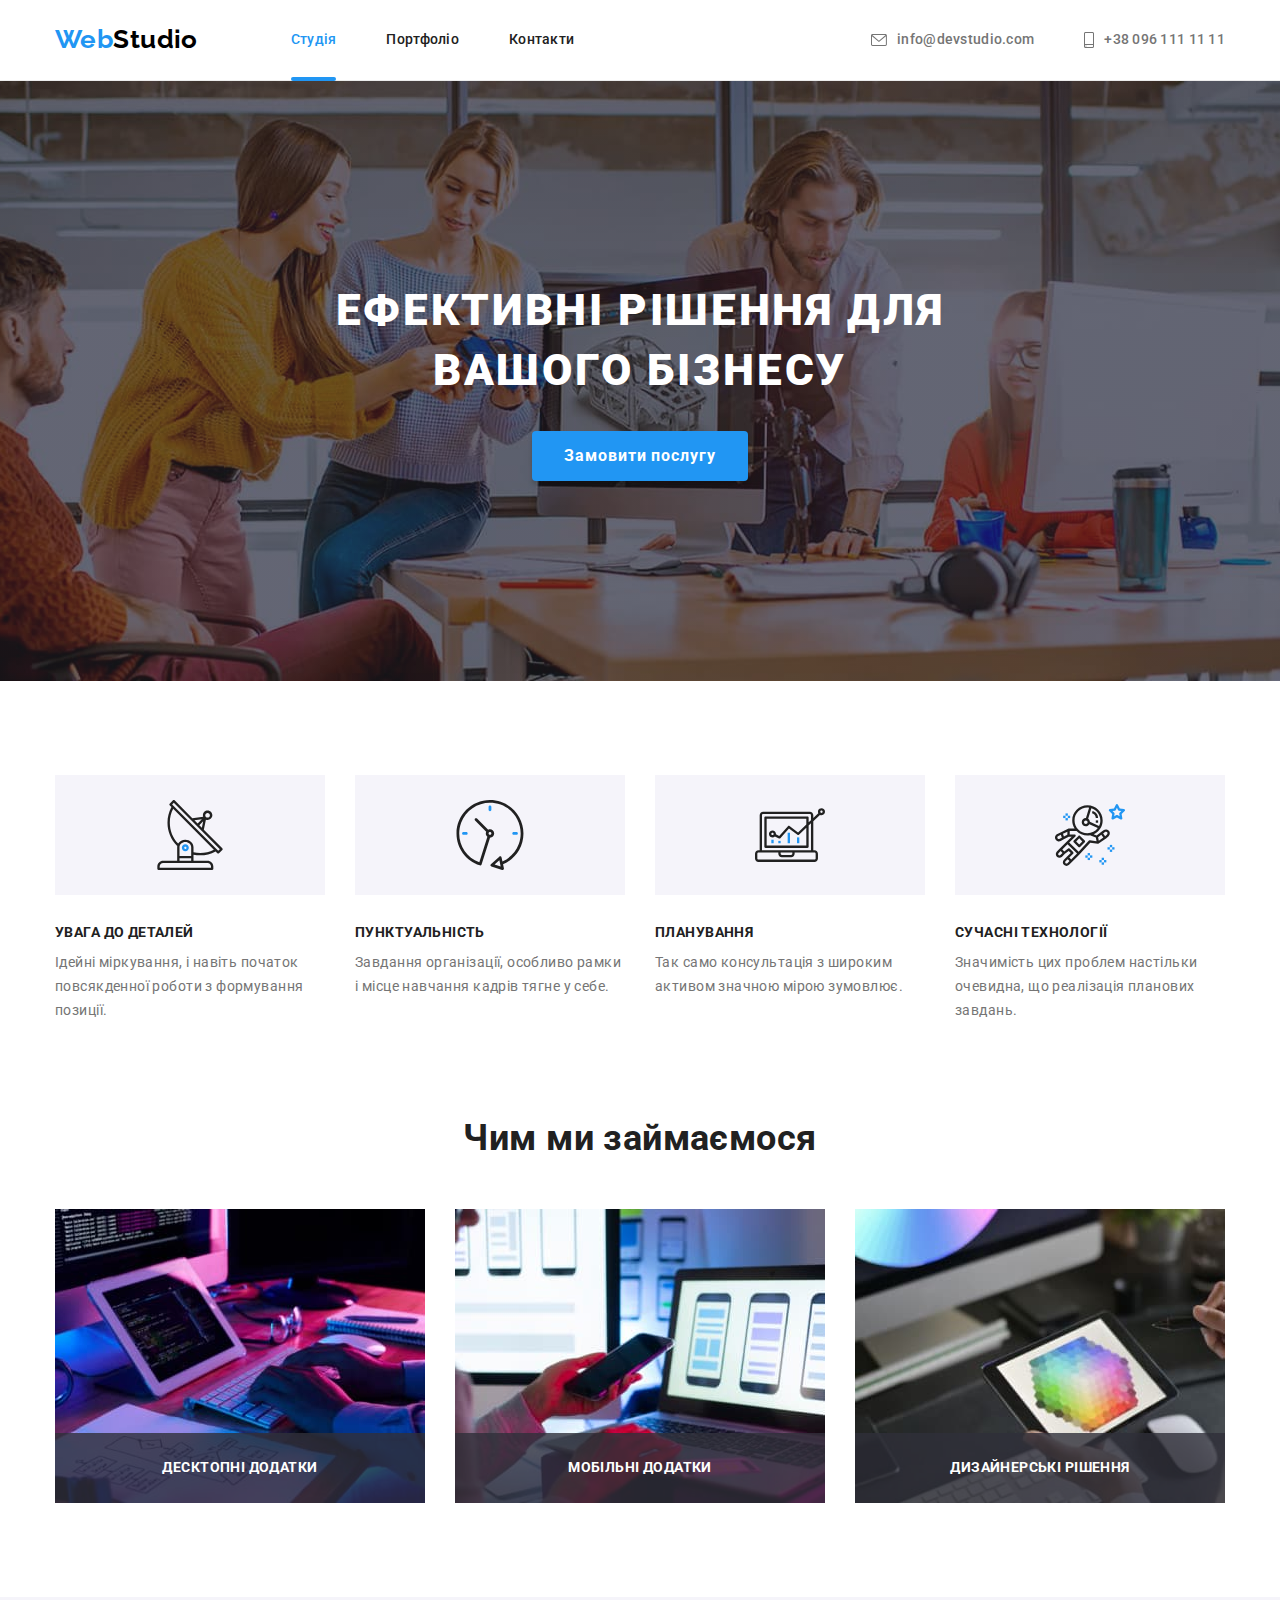
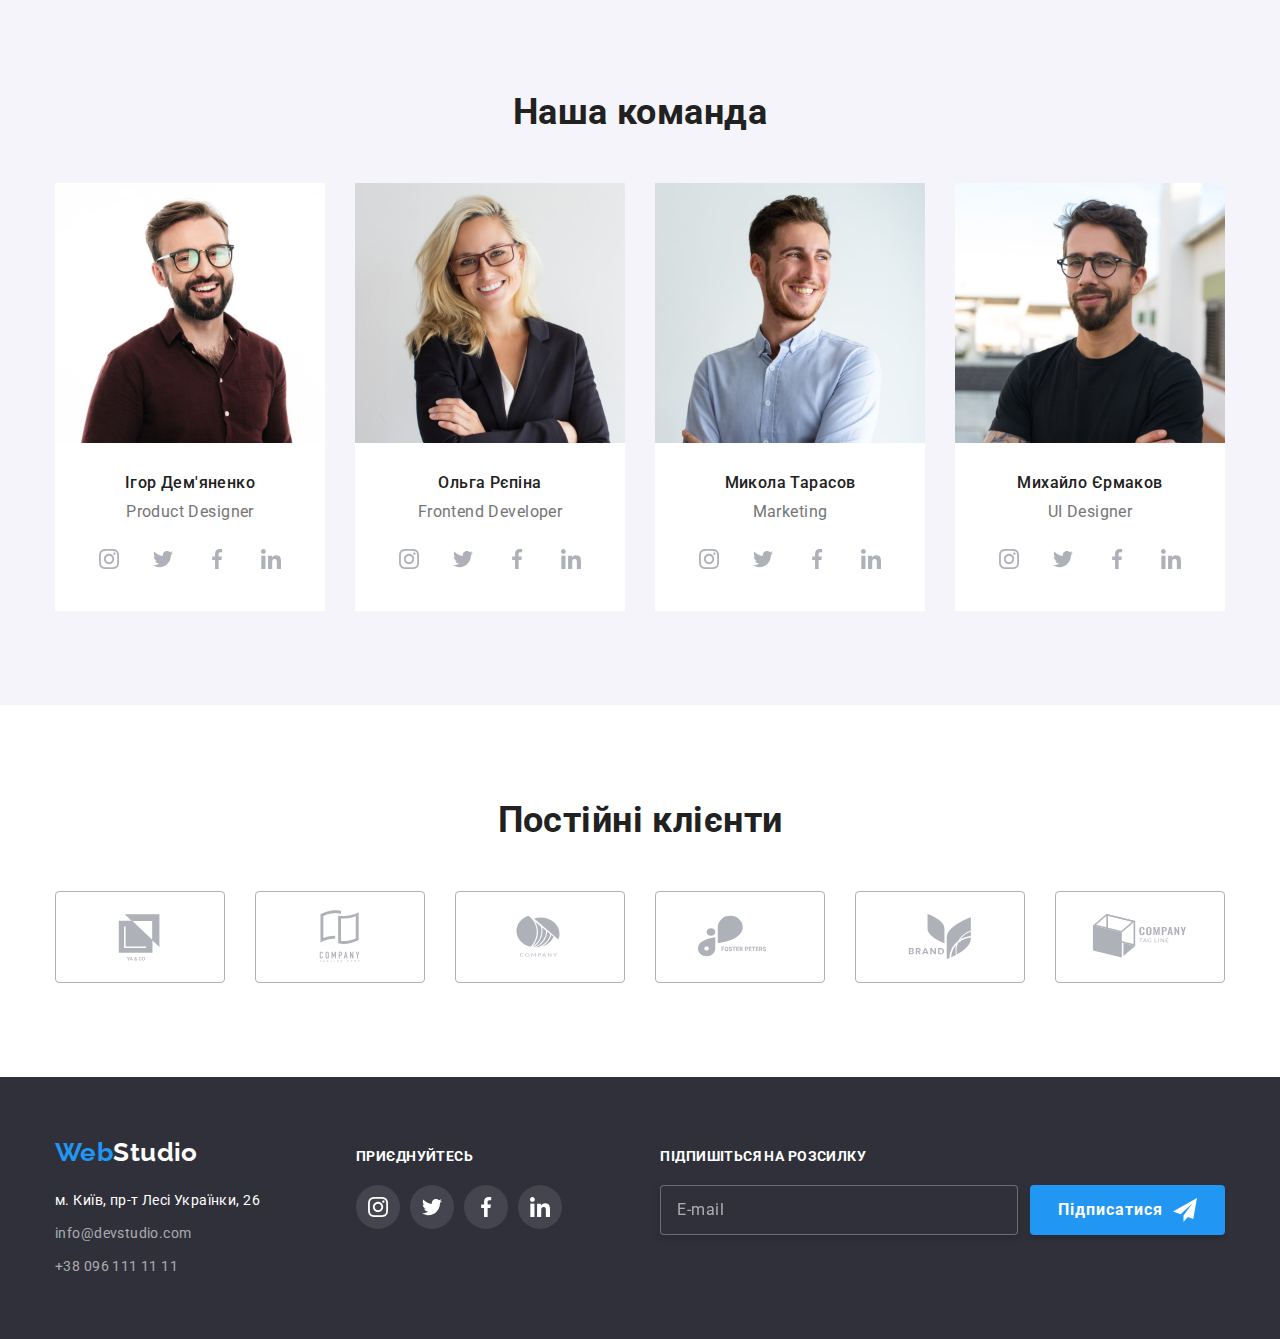
<file: index.html>
<!DOCTYPE html>
<html lang="uk">
  <head>
    <meta charset="UTF-8" />
    <meta http-equiv="X-UA-Compatible" content="IE=edge" />
    <meta name="viewport" content="width=device-width, initial-scale=1.0" />

    <title>Студія</title>
    <link rel="preconnect" href="https://fonts.googleapis.com" />
    <link rel="preconnect" href="https://fonts.gstatic.com" crossorigin />
    <link
      href="https://fonts.googleapis.com/css2?family=Raleway:wght@700&family=Roboto:wght@400;500;700;900&display=swap"
      rel="stylesheet"
    />
    <link
      rel="stylesheet"
      href="https://cdnjs.cloudflare.com/ajax/libs/modern-normalize/1.0.0/modern-normalize.min.css"
    />
    <link rel="stylesheet" href="./css/styles.css" />
  </head>

  <body>
    <header class="page">
      <div class="coteiner page-coteiner">
        <a class="logo link" href="./index.html" lang="en"
          ><span class="accent">Web</span>Studio</a
        >
        <nav class="page-nav">
          <ul class="page-nav-list">
            <li><a class="link current" href="./index.html">Студія</a></li>
            <li><a class="link" href="./portfolio.html">Портфоліо</a></li>
            <li><a class="link" href="">Контакти</a></li>
          </ul>
        </nav>
        <ul class="contacts">
          <li>
            <a class="contact link" href="mailto:info@devstudio.com" lang="en">
              <svg class="icon" width="16" height="12">
                <use href="./images/icons.svg#icon-envelope"></use>
              </svg>
              info@devstudio.com</a
            >
          </li>

          <li>
            <a class="contact link" href="tel:+380961111111">
              <svg class="icon" width="10" height="16">
                <use href="./images/icons.svg#icon-smartphone"></use>
              </svg>
              +38 096 111 11 11</a
            >
          </li>
        </ul>
      </div>
    </header>
    <main class="main">
      <section class="hero">
        <div class="coteiner hero-conteiner">
          <h1 class="hero-title">Ефективні рішення для вашого бізнесу</h1>
          <button data-modal-open class="btn-accent btn-hero" type="button">
            Замовити послугу
          </button>
        </div>
      </section>

      <section class="section benefits">
        <div class="coteiner">
          <!--сховати цей заголовок-->
          <h2 class="section-title visually-hidden">Переваги</h2>
          <ul class="benefits-list">
            <li class="item">
              <div class="item-icon">
                <svg class="icon" width="70" height="70">
                  <use href="./images/icons.svg#icon-antenna"></use>
                </svg>
              </div>

              <h3 class="title">УВАГА ДО ДЕТАЛЕЙ</h3>

              <p>
                Ідейні міркування, і навіть початок повсякденної роботи з
                формування позиції.
              </p>
            </li>
            <li class="item">
              <div class="item-icon">
                <svg class="icon" width="70" height="70">
                  <use href="./images/icons.svg#icon-clock"></use>
                </svg>
              </div>
              <h3 class="title">ПУНКТУАЛЬНІСТЬ</h3>
              <p>
                Завдання організації, особливо рамки і місце навчання кадрів
                тягне у себе.
              </p>
            </li>
            <li class="item">
              <div class="item-icon">
                <svg class="icon" width="70" height="70">
                  <use href="./images/icons.svg#icon-diagram"></use>
                </svg>
              </div>
              <h3 class="title">ПЛАНУВАННЯ</h3>
              <p>
                Так само консультація з широким активом значною мірою зумовлює.
              </p>
            </li>
            <li class="item">
              <div class="item-icon">
                <svg class="icon" width="70" height="70">
                  <use href="./images/icons.svg#icon-astronaut"></use>
                </svg>
              </div>
              <h3 class="title">СУЧАСНІ ТЕХНОЛОГІЇ</h3>
              <p>
                Значимість цих проблем настільки очевидна, що реалізація
                планових завдань.
              </p>
            </li>
          </ul>
        </div>
      </section>
      <section class="section work">
        <div class="coteiner">
          <h2 class="section-title">Чим ми займаємося</h2>
          <ul class="work-list">
            <li class="item">
              <img
                src="./images/what_are_we_doing_1.jpg"
                alt="Зображення-набір коду"
                width="370"
              />
              <div class="work-description">
                <h3 class="title work-description-title">Десктопні додатки</h3>
              </div>
            </li>
            <li class="item">
              <img
                src="./images/what_are_we_doing_2.jpg"
                alt="Зображення- створення макету телефону"
                width="370"
              />
              <div class="work-description">
                <h3 class="title work-description-title">Мобільні додатки</h3>
              </div>
            </li>
            <li class="item">
              <img
                src="./images/what_are_we_doing_3.jpg"
                alt="Вибір кольорів на планшеті"
                width="370"
              />
              <div class="work-description">
                <h3 class="title work-description-title">
                  Дизайнерські рішення
                </h3>
              </div>
            </li>
          </ul>
        </div>
      </section>
      <section class="section team">
        <div class="coteiner">
          <h2 class="section-title">Наша команда</h2>
          <ul class="team-list">
            <li class="item">
              <img
                src="./images/our_team_1.jpg"
                alt="Фото Ігора Дем'яненко"
                width="270"
              />
              <div class="title-item">
                <h3 class="title">Ігор Дем'яненко</h3>
                <p class="text" lang="en">Product Designer</p>
                <ul class="social-list">
                  <li class="social-item">
                    <a class="social-link link" href="">
                      <svg class="icon" width="20" height="20">
                        <use href="./images/icons.svg#icon-instagram"></use>
                      </svg>
                    </a>
                  </li>
                  <li class="social-item">
                    <a class="social-link link" href="">
                      <svg class="icon" width="20" height="20">
                        <use href="./images/icons.svg#icon-twitter"></use>
                      </svg>
                    </a>
                  </li>
                  <li class="social-item">
                    <a class="social-link link" href="">
                      <svg class="icon" width="20" height="20">
                        <use href="./images/icons.svg#icon-facebook"></use>
                      </svg>
                    </a>
                  </li>
                  <li class="social-item">
                    <a class="social-link link" href="">
                      <svg class="icon" width="20" height="20">
                        <use href="./images/icons.svg#icon-linkedin"></use>
                      </svg>
                    </a>
                  </li>
                </ul>
              </div>
            </li>
            <li class="item">
              <img
                src="./images/our_team_2.jpg"
                alt="Фото Ольги Рєпіної"
                width="270"
              />
              <div class="title-item">
                <h3 class="title">Ольга Рєпіна</h3>
                <p class="text" lang="en">Frontend Developer</p>
                <ul class="social-list">
                  <li class="social-item">
                    <a class="social-link link" href="">
                      <svg class="icon" width="20" height="20">
                        <use href="./images/icons.svg#icon-instagram"></use>
                      </svg>
                    </a>
                  </li>
                  <li class="social-item">
                    <a class="social-link link" href="">
                      <svg class="icon" width="20" height="20">
                        <use href="./images/icons.svg#icon-twitter"></use>
                      </svg>
                    </a>
                  </li>
                  <li class="social-item">
                    <a class="social-link link" href="">
                      <svg class="icon" width="20" height="20">
                        <use href="./images/icons.svg#icon-facebook"></use>
                      </svg>
                    </a>
                  </li>
                  <li class="social-item">
                    <a class="social-link link" href="">
                      <svg class="icon" width="20" height="20">
                        <use href="./images/icons.svg#icon-linkedin"></use>
                      </svg>
                    </a>
                  </li>
                </ul>
              </div>
            </li>
            <li class="item">
              <img
                src="./images/our_team_3.jpg"
                alt="Фото Миколи Тарасова"
                width="270"
              />
              <div class="title-item">
                <h3 class="title">Микола Тарасов</h3>
                <p class="text" lang="en">Marketing</p>
                <ul class="social-list">
                  <li class="social-item">
                    <a class="social-link link" href="">
                      <svg class="icon" width="20" height="20">
                        <use href="./images/icons.svg#icon-instagram"></use>
                      </svg>
                    </a>
                  </li>
                  <li class="social-item">
                    <a class="social-link link" href="">
                      <svg class="icon" width="20" height="20">
                        <use href="./images/icons.svg#icon-twitter"></use>
                      </svg>
                    </a>
                  </li>
                  <li class="social-item">
                    <a class="social-link link" href="">
                      <svg class="icon" width="20" height="20">
                        <use href="./images/icons.svg#icon-facebook"></use>
                      </svg>
                    </a>
                  </li>
                  <li class="social-item">
                    <a class="social-link link" href="">
                      <svg class="icon" width="20" height="20">
                        <use href="./images/icons.svg#icon-linkedin"></use>
                      </svg>
                    </a>
                  </li>
                </ul>
              </div>
            </li>
            <li class="item">
              <img
                src="./images/our_team_4.jpg"
                alt="Фото Михайла Єрмакова"
                width="270"
              />
              <div class="title-item">
                <h3 class="title">Михайло Єрмаков</h3>
                <p class="text" lang="en">UI Designer</p>
                <ul class="social-list">
                  <li class="social-item">
                    <a class="social-link link" href="">
                      <svg class="icon" width="20" height="20">
                        <use href="./images/icons.svg#icon-instagram"></use>
                      </svg>
                    </a>
                  </li>
                  <li class="social-item">
                    <a class="social-link link" href="">
                      <svg class="icon" width="20" height="20">
                        <use href="./images/icons.svg#icon-twitter"></use>
                      </svg>
                    </a>
                  </li>
                  <li class="social-item">
                    <a class="social-link link" href="">
                      <svg class="icon" width="20" height="20">
                        <use href="./images/icons.svg#icon-facebook"></use>
                      </svg>
                    </a>
                  </li>
                  <li class="social-item">
                    <a class="social-link link" href="">
                      <svg class="icon" width="20" height="20">
                        <use href="./images/icons.svg#icon-linkedin"></use>
                      </svg>
                    </a>
                  </li>
                </ul>
              </div>
            </li>
          </ul>
        </div>
      </section>
      <section class="section client">
        <div class="coteiner">
          <h2 class="section-title">Постійні клієнти</h2>
          <ul class="client-list">
            <li class="client-item">
              <a href="" class="client-link link">
                <svg class="icon" width="106" height="60">
                  <use href="./images/icons.svg#icon-client-1"></use></svg
              ></a>
            </li>

            <li class="client-item">
              <a href="" class="client-link link"
                ><svg class="icon" width="106" height="60">
                  <use href="./images/icons.svg#icon-client-2"></use></svg
              ></a>
            </li>
            <li class="client-item">
              <a href="" class="client-link link"
                ><svg class="icon" width="106" height="60">
                  <use href="./images/icons.svg#icon-client-3"></use></svg
              ></a>
            </li>
            <li class="client-item">
              <a href="" class="client-link link"
                ><svg class="icon" width="106" height="60">
                  <use href="./images/icons.svg#icon-client-4"></use></svg
              ></a>
            </li>
            <li class="client-item">
              <a href="" class="client-link link"
                ><svg class="icon" width="106" height="60">
                  <use href="./images/icons.svg#icon-client-5"></use></svg
              ></a>
            </li>
            <li class="client-item">
              <a href="" class="client-link link"
                ><svg class="icon" width="106" height="60">
                  <use href="./images/icons.svg#icon-client-6"></use></svg
              ></a>
            </li>
          </ul>
        </div>
      </section>
    </main>
    <footer class="page-footer">
      <div class="coteiner">
        <div class="footer-first-column">
          <a class="logo link" href="./index.html" lang="en"
            ><span class="accent">Web</span>Studio</a
          >
          <address class="footer-address">
            <ul>
              <li>
                <a
                  class="link"
                  href="https://goo.gl/maps/CPtrU1FHBa2aNyZL9"
                  target="_blank"
                  rel="noopener noreferrer nofollow"
                  >м. Київ, пр-т Лесі Українки, 26</a
                >
              </li>
              <li>
                <a
                  class="contact link"
                  href="mailto:info@devstudio.com"
                  lang="en"
                  >info@devstudio.com</a
                >
              </li>
              <li>
                <a class="contact link" href="tel:+380961111111"
                  >+38 096 111 11 11</a
                >
              </li>
            </ul>
          </address>
        </div>
        <div>
          <p class="title">приєднуйтесь</p>
          <ul class="social-list">
            <li class="social-item">
              <a class="social-link link" href="">
                <svg class="icon" width="20" height="20">
                  <use href="./images/icons.svg#icon-instagram"></use>
                </svg>
              </a>
            </li>
            <li class="social-item">
              <a class="social-link link" href="">
                <svg class="icon" width="20" height="20">
                  <use href="./images/icons.svg#icon-twitter"></use>
                </svg>
              </a>
            </li>
            <li class="social-item">
              <a class="social-link link" href="">
                <svg class="icon" width="20" height="20">
                  <use href="./images/icons.svg#icon-facebook"></use>
                </svg>
              </a>
            </li>
            <li class="social-item">
              <a class="social-link link" href="">
                <svg class="icon" width="20" height="20">
                  <use href="./images/icons.svg#icon-linkedin"></use>
                </svg>
              </a>
            </li>
          </ul>
        </div>
        <form class="form-footer">
          <p class="title">Підпишіться на розсилку</p>
          <div class="form-footer-conteiner">
            <label>
              <input
                class="input-email-footer"
                type="email"
                name="user-mail"
                placeholder="E-mail"
              />
            </label>
            <button class="btn-accent btn-footer" type="submit">
              Підписатися
              <svg class="icon icon-send" width="24" height="24">
                <use href="./images/icons.svg#icon-send"></use>
              </svg>
            </button>
          </div>
        </form>
      </div>
    </footer>

    <div class="backdrop is-hidden" data-modal>
      <div class="modal">
        <form class="contact-form">
          <p class="title-form">Залиште свої дані, ми вам передзвонимо</p>
          <label class="form-label">
            Ім'я
            <span class="form-svg-imput">
              <input
                type="text"
                class="contact-form-input"
                name="user-name"
                pattern="[a-zA-Zа-яА-ЯіІїЇ'’ї]+"
                autofocus
                required
              />
              <svg class="form-icon icon" width="18" height="18">
                <use href="./images/icons.svg#icon-person-form"></use>
              </svg>
            </span>
          </label>
          <label class="form-label">
            Телефон
            <span class="form-svg-imput">
              <input
                type="tel"
                class="contact-form-input"
                name="user-phone"
                pattern="[0-9]{10}"
                required
              />
              <svg class="form-icon icon" width="18" height="18">
                <use href="./images/icons.svg#icon-phone-form"></use>
              </svg>
            </span>
          </label>

          <label class="form-label">
            Пошта
            <span class="form-svg-imput">
              <input
                type="email"
                class="contact-form-input"
                name="user-mail"
                required
              />
              <svg class="form-icon icon" width="18" height="18">
                <use href="./images/icons.svg#icon-email-form"></use>
              </svg>
            </span>
          </label>

          <label class="form-label">
            Коментар
            <!-- form-coment -->
            <textarea
              class="contact-form-coment"
              name="user-coment"
              placeholder="Введіть текст"
            ></textarea>
          </label>
          <!-- <div class="form-container"> -->
          <label class="form-contract-checkbox"
            ><input
              class="form-contract visually-hidden"
              type="checkbox"
              name="contract"
              value="active"
              required
            />
            <svg class="form-icon-checkbox icon" width="16" height="15">
              <use href="./images/icons.svg#icon-checkbox"></use>
            </svg>
            <svg class="form-icon-checkbox-active icon" width="16" height="15">
              <use href="./images/icons.svg#icon-checkbox-active"></use></svg
            >Погоджуюся з розсилкою та приймаю &nbsp;
            <a href="" class="accent">Умови договору</a>
          </label>

          <button type="submit" class="btn-accent">Відправити</button>
          <!-- </div> -->
        </form>

        <button type="button" class="closed" data-modal-close>
          <svg class="icon" width="18" height="18">
            <use href="./images/icons.svg#icon-close"></use>
          </svg>
        </button>
      </div>
    </div>
    <script src="./js/modal.js"></script>
  </body>
</html>
</file>
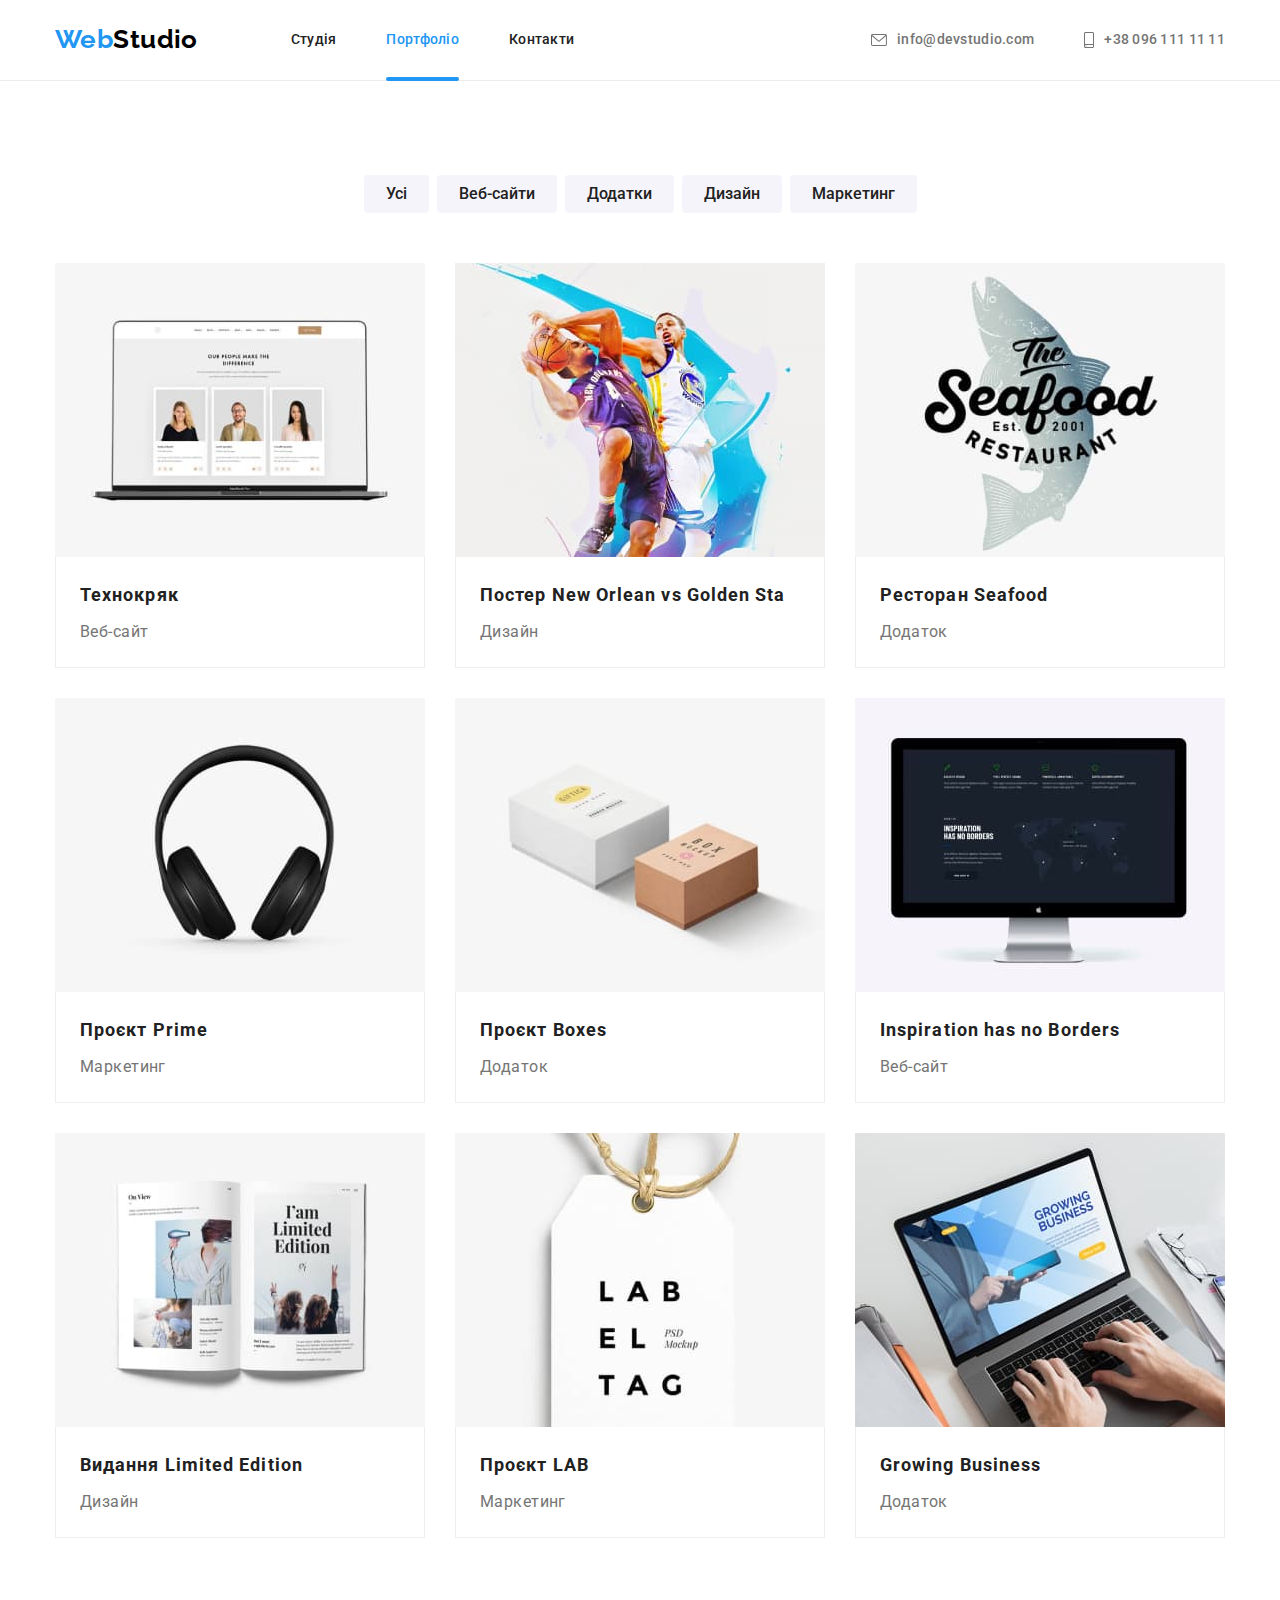
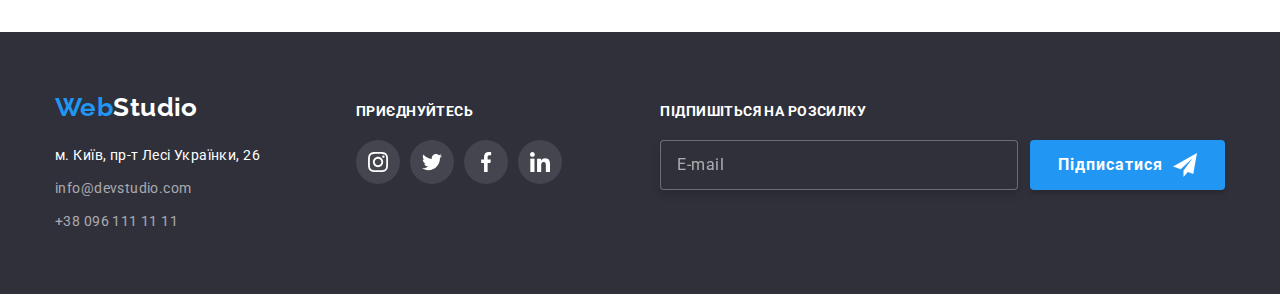
<file: portfolio.html>
<!DOCTYPE html>
<html lang="uk">
  <head>
    <meta charset="UTF-8" />
    <meta http-equiv="X-UA-Compatible" content="IE=edge" />
    <meta name="viewport" content="width=device-width, initial-scale=1.0" />

    <title>Портфоліо</title>
    <link rel="preconnect" href="https://fonts.googleapis.com" />
    <link rel="preconnect" href="https://fonts.gstatic.com" crossorigin />
    <link
      href="https://fonts.googleapis.com/css2?family=Raleway:wght@700&family=Roboto:wght@400;500;700;900&display=swap"
      rel="stylesheet"
    />
    <link
      rel="stylesheet"
      href="https://cdnjs.cloudflare.com/ajax/libs/modern-normalize/1.0.0/modern-normalize.min.css"
    />
    <link rel="stylesheet" href="./css/styles.css" />
  </head>

  <body>
    <header class="page">
      <div class="coteiner page-coteiner">
        <a class="logo link" href="./index.html" lang="en"
          ><span class="accent">Web</span>Studio</a
        >
        <nav class="page-nav">
          <ul class="page-nav-list">
            <li><a class="link" href="./index.html">Студія</a></li>
            <li>
              <a class="link current" href="./portfolio.html">Портфоліо</a>
            </li>
            <li><a class="link" href="">Контакти</a></li>
          </ul>
        </nav>
        <ul class="contacts">
          <li>
            <a class="contact link" href="mailto:info@devstudio.com" lang="en">
              <svg class="icon" width="16" height="12">
                <use href="./images/icons.svg#icon-envelope"></use>
              </svg>
              info@devstudio.com</a
            >
          </li>

          <li>
            <a class="contact link" href="tel:+380961111111">
              <svg class="icon" width="10" height="16">
                <use href="./images/icons.svg#icon-smartphone"></use>
              </svg>
              +38 096 111 11 11</a
            >
          </li>
        </ul>
      </div>
    </header>

    <main class="main">
      <section class="section portfolio">
        <div class="coteiner">
          <h1 class="visually-hidden">Портфоліо</h1>
          <ul class="portfolio-filter">
            <li><button class="btn" type="button">Усі</button></li>
            <li>
              <button class="btn" type="button">Веб-сайти</button>
            </li>
            <li>
              <button class="btn" type="button">Додатки</button>
            </li>
            <li><button class="btn" type="button">Дизайн</button></li>
            <li>
              <button class="btn" type="button">Маркетинг</button>
            </li>
          </ul>
          <ul class="portfolio-galery">
            <li class="item">
              <a class="link" href="">
                <div class="thumb">
                  <img
                    src="./images/portfolio_1.jpg"
                    alt="Відкритий ноутбук"
                    width="370"
                  />

                  <p class="portfolio-description">
                    Ресурс пропонує комплексні пропозиції з різним рівнем
                    функціоналу та сервісів. Все це дозволить відвідувачу
                    отримати вичерпні відомості про компанію чи приватну особу.
                  </p>
                </div>
                <div class="title-item">
                  <h2 class="title">Технокряк</h2>
                  <p class="text">Веб-сайт</p>
                </div>
              </a>
            </li>
            <li class="item">
              <a class="link" href="">
                <div class="thumb">
                  <img
                    src="./images/portfolio_2.jpg"
                    alt="Два чоловіка борються за м'яч"
                    width="370"
                  />
                  <p class="portfolio-description">
                    Ресурс пропонує комплексні пропозиції з різним рівнем
                    функціоналу та сервісів. Все це дозволить відвідувачу
                    отримати вичерпні відомості про компРесурс пропонує
                    комплексні пропозиції з різним рівнем функціоналу та
                    сервісів. Все це дозволить відвідувачу отримати вичерпні
                    відомості про компРесурс пропонує комплексні пропозиції з
                    різним рівнем функціоналу та сервісів. Все це дозволить
                    отримати вичерпні відомості про комп
                  </p>
                </div>

                <div class="title-item">
                  <h2 class="title">
                    Постер <span lang="en">New Orlean vs Golden Sta</span>
                  </h2>
                  <p class="text">Дизайн</p>
                </div>
              </a>
            </li>
            <li class="item">
              <a class="link" href="">
                <div class="thumb">
                  <img
                    src="./images/portfolio_3.jpg"
                    alt="Логотип ресторану на фоні напівпрозорої риби"
                    width="370"
                  />
                  <p class="portfolio-description">
                    Ресурс пропонує комплексні пропозиції з різним рівнем
                    функціоналу та сервісів. Все це дозволить відвідувачу
                    отримати вичерпні відомості про компанію чи приватну особу.
                  </p>
                </div>

                <div class="title-item">
                  <h2 class="title">Ресторан <span lang="en">Seafood</span></h2>
                  <p class="text">Додаток</p>
                </div>
              </a>
            </li>
            <li class="item">
              <a class="link" href="">
                <div class="thumb">
                  <img
                    src="./images/portfolio_4.jpg"
                    alt="Зображені навушники"
                    width="370"
                  />
                  <p class="portfolio-description">
                    Ресурс пропонує комплексні пропозиції з різним рівнем
                    функціоналу та сервісів. Все це дозволить відвідувачу
                    отримати вичерпні відомості про компанію чи приватну особу.
                  </p>
                </div>

                <div class="title-item">
                  <h2 class="title">Проєкт <span lang="en">Prime</span></h2>
                  <p class="text">Маркетинг</p>
                </div>
              </a>
            </li>
            <li class="item">
              <a class="link" href="">
                <div class="thumb">
                  <img
                    src="./images/portfolio_5.jpg"
                    alt="Дві коробки біла та світло-коричнева"
                    width="370"
                  />
                  <p class="portfolio-description">
                    Ресурс пропонує комплексні пропозиції з різним рівнем
                    функціоналу та сервісів. Все це дозволить відвідувачу
                    отримати вичерпні відомості про компанію чи приватну особу.
                  </p>
                </div>

                <div class="title-item">
                  <h2 class="title">Проєкт <span lang="en">Boxes</span></h2>
                  <p class="text">Додаток</p>
                </div>
              </a>
            </li>
            <li class="item">
              <a class="link" href="">
                <div class="thumb">
                  <img
                    src="./images/portfolio_6.jpg"
                    alt="На єкрані монітору зображена карта світу"
                    width="370"
                  />
                  <p class="portfolio-description">
                    Ресурс пропонує комплексні пропозиції з різним рівнем
                    функціоналу та сервісів. Все це дозволить відвідувачу
                    отримати вичерпні відомості про компанію чи приватну особу.
                  </p>
                </div>

                <div class="title-item">
                  <h2 class="title" lang="en">Inspiration has no Borders</h2>
                  <p class="text">Веб-сайт</p>
                </div>
              </a>
            </li>
            <li class="item">
              <a class="link" href="">
                <div class="thumb">
                  <img
                    src="./images/portfolio_7.jpg"
                    alt="Відкритий журнал"
                    width="370"
                  />
                  <p class="portfolio-description">
                    Ресурс пропонує комплексні пропозиції з різним рівнем
                    функціоналу та сервісів. Все це дозволить відвідувачу
                    отримати вичерпні відомості про компанію чи приватну особу.
                  </p>
                </div>

                <div class="title-item">
                  <h2 class="title">
                    Видання <span lang="en">Limited Edition</span>
                  </h2>
                  <p class="text">Дизайн</p>
                </div>
              </a>
            </li>
            <li class="item">
              <a class="link" href="">
                <div class="thumb">
                  <img
                    src="./images/portfolio_8.jpg"
                    alt="Зображення бірки з написами"
                    width="370"
                  />
                  <p class="portfolio-description">
                    Ресурс пропонує комплексні пропозиції з різним рівнем
                    функціоналу та сервісів. Все це дозволить відвідувачу
                    отримати вичерпні відомості про компанію чи приватну особу.
                  </p>
                </div>

                <div class="title-item">
                  <h2 class="title">Проєкт <span lang="en">LAB</span></h2>
                  <p class="text">Маркетинг</p>
                </div>
              </a>
            </li>
            <li class="item">
              <a class="link" href="">
                <div class="thumb">
                  <img
                    src="./images/portfolio_9.jpg"
                    alt="Людина набирає працює за ноутбуком"
                    width="370"
                  />
                  <p class="portfolio-description">
                    Ресурс пропонує комплексні пропозиції з різним рівнем
                    функціоналу та сервісів. Все це дозволить відвідувачу
                    отримати вичерпні відомості про компанію чи приватну особу.
                  </p>
                </div>

                <div class="title-item">
                  <h2 class="title" lang="en">Growing Business</h2>
                  <p class="text">Додаток</p>
                </div>
              </a>
            </li>
          </ul>
        </div>
      </section>
    </main>
    <footer class="page-footer">
      <div class="coteiner">
        <div class="footer-first-column">
          <a class="logo link" href="./index.html" lang="en"
            ><span class="accent">Web</span>Studio</a
          >
          <address class="footer-address">
            <ul>
              <li>
                <a
                  class="link"
                  href="https://goo.gl/maps/CPtrU1FHBa2aNyZL9"
                  target="_blank"
                  rel="noopener noreferrer nofollow"
                  >м. Київ, пр-т Лесі Українки, 26</a
                >
              </li>
              <li>
                <a
                  class="contact link"
                  href="mailto:info@devstudio.com"
                  lang="en"
                  >info@devstudio.com</a
                >
              </li>
              <li>
                <a class="contact link" href="tel:+380961111111"
                  >+38 096 111 11 11</a
                >
              </li>
            </ul>
          </address>
        </div>
        <div>
          <p class="title">приєднуйтесь</p>
          <ul class="social-list">
            <li class="social-item">
              <a class="social-link link" href="">
                <svg class="icon" width="20" height="20">
                  <use href="./images/icons.svg#icon-instagram"></use>
                </svg>
              </a>
            </li>
            <li class="social-item">
              <a class="social-link link" href="">
                <svg class="icon" width="20" height="20">
                  <use href="./images/icons.svg#icon-twitter"></use>
                </svg>
              </a>
            </li>
            <li class="social-item">
              <a class="social-link link" href="">
                <svg class="icon" width="20" height="20">
                  <use href="./images/icons.svg#icon-facebook"></use>
                </svg>
              </a>
            </li>
            <li class="social-item">
              <a class="social-link link" href="">
                <svg class="icon" width="20" height="20">
                  <use href="./images/icons.svg#icon-linkedin"></use>
                </svg>
              </a>
            </li>
          </ul>
        </div>
        <form class="form-footer">
          <p class="title">Підпишіться на розсилку</p>
          <div class="form-footer-conteiner">
            <label>
              <input
                class="input-email-footer"
                type="email"
                name="user-mail"
                placeholder="E-mail"
              />
            </label>
            <button class="btn-accent btn-footer" type="submit">
              Підписатися
              <svg class="icon icon-send" width="24" height="24">
                <use href="./images/icons.svg#icon-send"></use>
              </svg>
            </button>
          </div>
        </form>
      </div>
    </footer>
  </body>
</html>
</file>
<file: css/styles.css>
:root {
  --width-conteiner: 1200px;
  --distance-between-cards: 30px;

  --number-columns-benefits: 4;
  --number-columns-work: 3;
  --number-columns-team: 4;
  --number-columns-portfolio-galery: 3;
  /* color */
  --color-bg-primary: #ffffff;
  --color-bg-secondary: #f5f4fa;
  --color-bg-theme-dark: #2f303a;
  --color-bg-social-link-footer: rgba(255, 255, 255, 0.1);

  --color-accent: #2196f3;

  --color-text-theme-dark: #ffffff;
  --color-logo-header: #000000;
  --color-text: #757575;
  --color-nav-and-title: #212121;

  --color-social-link: #afb1b8;
  --color-contacts-footer: rgba(255, 255, 255, 0.6);

  --color-border-heder: #ececec;
  --color-border-potfolio: #eeeeee;

  --font-family-primary: "Roboto", sans-serif;
  --font-family-secondary: "Raleway", sans-serif;
  --animetion-time-func: 250ms cubic-bezier(0.4, 0, 0.2, 1);
  --modal-animetion-time-func: 2000ms cubic-bezier(0.4, 0, 0.2, 1);
}
/* -- dropping-- */
p,
h1,
h2,
h3 {
  margin-top: 0;
  margin-bottom: 0;
}
ul {
  margin-top: 0;
  margin-bottom: 0;
  padding-left: 0;
  list-style: none;
}
button {
  cursor: pointer;
}
img {
  display: block;
  max-width: 100%;
  height: auto;
}
.link {
  text-decoration: none;
  color: inherit;
}
/* -- /dropping-- */
/* --general-- */
body {
  background-color: var(--color-bg-primary);
  color: var(--color-text);

  font-family: var(--font-family-primary);
  font-size: 14px;
  line-height: 1.71;
  letter-spacing: 0.03em;
}
.coteiner {
  width: var(--width-conteiner);
  padding: 0 15px;
  margin: auto;
}
.section {
  padding-bottom: 94px;
}
.section:not(.work) {
  padding-top: 94px;
}
.section-title {
  margin-bottom: 50px;

  font-size: 36px;
  line-height: 1.17;
  text-align: center;
}
.title-item {
  background-color: var(--color-bg-primary);
}
.section-title,
.title {
  color: var(--color-nav-and-title);
}
.title {
  /* як заголовок наслідує шрифт з браузера десь 16 */
  font-size: 14px;
  line-height: 1.14;
}
.accent,
.page-nav-list .link:hover,
.page-nav-list .link:focus {
  color: var(--color-accent);
}
.btn:hover,
.btn:focus {
  box-shadow: 0px 3px 1px rgba(0, 0, 0, 0.1), 0px 1px 2px rgba(0, 0, 0, 0.08),
    0px 2px 2px rgba(0, 0, 0, 0.12);
  background-color: var(--color-accent);
  color: var(--color-text-theme-dark);
}
/* сховати логічні заголовки, вдсутні на макеті */
.visually-hidden {
  position: absolute;
  white-space: nowrap;
  width: 1px;
  height: 1px;
  overflow: hidden;
  border: 0;
  padding: 0;
  clip: rect(0 0 0 0);
  clip-path: inset(50%);
  margin: -1px;
}
/* --/general-- */
/* --header-- */
.page {
  border-bottom: 1px solid var(--color-border-heder);
}
.logo {
  color: var(--color-logo-header);

  font-family: var(--font-family-secondary);
  font-weight: 700;
  font-size: 26px;
  line-height: 1.2;
}

.page-coteiner {
  display: flex;
  flex-wrap: wrap;
  align-items: center;
  position: inherit;
}

.page-nav-list .link {
  color: var(--color-nav-and-title);
  transition: color var(--animetion-time-func);
}
.page-nav-list .link,
.page .contact {
  display: block;
  padding: 32px 0;
}
.page-nav-list,
.contacts {
  display: flex;
  gap: 50px;

  font-weight: 500;
  line-height: 1.14;
  letter-spacing: 0.02em;
}
.contacts {
  margin-left: auto;
}
.page-nav-list .current {
  color: var(--color-accent);
  position: relative;
}

.current::after {
  content: "";
  position: absolute;
  bottom: -1px;
  left: 0;
  width: 100%;
  height: 4px;
  background-color: var(--color-accent);
  border-radius: 2px;
}
.page-nav-list {
  margin-left: 93px;
}
.page .contact {
  display: flex;
  gap: 10px;
  align-items: center;
}
.icon {
  fill: currentColor;
  transition: fill var(--animetion-time-func);
}

/* --/header-- */
/* --hero-- */
.hero {
  max-width: 1600px;
  margin-left: auto;
  margin-right: auto;
  background-color: #c4c4c4;
  background-image: linear-gradient(
      rgba(47, 48, 58, 0.4),
      rgba(47, 48, 58, 0.4)
    ),
    url(../images/hero.jpg);

  background-repeat: no-repeat;
  background-position: center;
  background-size: cover;

  color: var(--color-text-theme-dark);
  text-align: center;
  padding-top: 200px;
  padding-bottom: 200px;
}
.hero-title {
  width: 696px;
  margin-left: auto;
  margin-right: auto;
  margin-bottom: 30px;

  font-weight: 900;
  font-size: 44px;
  line-height: 1.36;
  letter-spacing: 0.06em;
  text-transform: uppercase;
}
.btn-accent {
  box-shadow: 0px 4px 4px rgba(0, 0, 0, 0.15);
  background-color: var(--color-accent);
  color: var(--color-text-theme-dark);

  font-weight: 700;
  font-size: 16px;
  line-height: 1.88;
  letter-spacing: 0.06em;
  border-radius: 4px;
  border: none;
}
.btn-hero {
  padding: 10px 32px;
}

/* --/hero-- */
/* --benefits-- */
.benefits .title {
  margin-bottom: 10px;
  text-transform: uppercase;
}

.benefits-list {
  display: flex;
  gap: var(--distance-between-cards);
}
.benefits-list .item {
  flex-basis: calc(
    (
        100% - (var(--number-columns-benefits) - 1) *
          var(--distance-between-cards)
      ) / var(--number-columns-benefits)
  );
}
.benefits-list .item-icon {
  display: flex;
  height: 120px;
  background-color: var(--color-bg-secondary);
  justify-content: center;
  align-items: center;
  margin-bottom: 30px;
}

/* --/benefits-- */
/* --work-- */
.work-list {
  display: flex;
  gap: var(--distance-between-cards);
}
.work-list .item {
  flex-basis: calc(
    (100% - (var(--number-columns-work) - 1) * var(--distance-between-cards)) /
      var(--number-columns-work)
  );
  position: relative;
}

.work-description {
  display: flex;
  align-items: center;
  justify-content: center;
  position: absolute;
  bottom: 0;
  left: 0;
  height: 70px;
  width: 100%;

  background-color: rgba(47, 48, 58, 0.8);
}
.work-description-title {
  color: var(--color-text-theme-dark);
  text-transform: uppercase;
}
/* --/work-- */
/* --team-- */
.team-list {
  display: flex;
  gap: var(--distance-between-cards);
}
.team {
  background-color: var(--color-bg-secondary);
}
.team .title-item {
  padding-top: 30px;
  padding-bottom: 30px;
}
.team .item {
  flex-basis: calc(
    (100% - (var(--number-columns-team) - 1) * var(--distance-between-cards)) /
      var(--number-columns-team)
  );
  border-radius: 0px 0px 4px 4px;
}
.team .icon {
  fill: var(--color-social-link);
}
.team .title {
  margin-bottom: 10px;

  font-weight: 500;
  font-size: 16px;
  line-height: 1.19;
  text-align: center;
}
.team .text {
  font-size: 16px;
  line-height: 1.19;
  text-align: center;
  margin-bottom: 16px;
}
.social-list {
  display: flex;
  gap: 10px;
  align-items: center;
  justify-content: center;
}
.social-item {
  width: 44px;
  height: 44px;
}
.social-link {
  display: flex;
  align-items: center;
  justify-content: center;
  width: 100%;
  height: 100%;
  border-radius: 50%;
  transition: background-color var(--animetion-time-func);
}

.team .social-link:hover .icon,
.team .social-link:focus .icon {
  fill: var(--color-text-theme-dark);
}
/* --/team-- */
/* --client-- */
.client-list {
  display: flex;
  gap: var(--distance-between-cards);
}
.client-item {
  width: 170px;
  height: 92px;
}
.client-link {
  display: flex;
  align-items: center;
  justify-content: center;
  width: 100%;
  height: 100%;
  border: 1px solid var(--color-social-link);
  border-radius: 4px;
  transition: border-color var(--animetion-time-func);
}
.client-link .icon {
  fill: var(--color-social-link);
}
.client-link:hover,
.client-link:focus {
  border-color: var(--color-accent);
}
.client-link:hover .icon,
.client-link:focus .icon {
  fill: var(--color-accent);
}
/* --/client */
/* --portfolio-- */

.btn {
  padding: 6px 22px;
  border: 0;
  border-radius: 4px;
  font-weight: 500;
  font-size: 16px;
  line-height: 1.6;

  background-color: var(--color-bg-secondary);
  color: var(--color-nav-and-title);
  transition: box-shadow var(--animetion-time-func),
    background-color var(--animetion-time-func),
    color var(--animetion-time-func);
}
.portfolio-filter {
  display: flex;
  justify-content: center;
  column-gap: 8px;
  margin-bottom: 50px;
}
.portfolio-galery {
  display: flex;
  flex-wrap: wrap;
  gap: var(--distance-between-cards);
}
.portfolio-galery .item {
  flex-basis: calc(
    (
        100% - (var(--number-columns-portfolio-galery) - 1) *
          var(--distance-between-cards)
      ) / var(--number-columns-portfolio-galery)
  );
}
.portfolio-galery .title-item {
  border-left: 1px solid var(--color-border-potfolio);
  border-right: 1px solid var(--color-border-potfolio);
  border-bottom: 1px solid var(--color-border-potfolio);

  padding: 20px 24px;
}
.portfolio-galery .title {
  font-size: 18px;
  line-height: 2;
  letter-spacing: 0.06em;
  margin-bottom: 4px;
}
.portfolio-galery .text {
  font-size: 16px;
  line-height: 1.88;
}
.portfolio-galery .thumb {
  position: relative;
  overflow: hidden;
}
.portfolio-description {
  position: absolute;
  top: 0;
  left: 0;
  /* width: 370px;
  height: 294px; */
  width: 100%;
  height: 100%;
  overflow: auto;
  transform: translateY(100%);
  transition: transform var(--animetion-time-func),
    opacity var(--animetion-time-func);
  display: flex;
  align-items: center;
  justify-content: center;
  padding: 24px 24px;

  color: var(--color-text-theme-dark);
  background-color: rgba(33, 150, 243, 0.9);
  font-size: 18px;
  line-height: 1.56;
  opacity: 0;
}

.portfolio-galery .link {
  display: block;
  transition: box-shadow var(--animetion-time-func);
}
.portfolio-galery .link:hover .portfolio-description,
.portfolio-galery .link:focus .portfolio-description {
  transform: translateY(0%);
  opacity: 1;
}
.portfolio-galery .link:hover,
.portfolio-galery .link:focus {
  box-shadow: 0px 1px 1px rgba(0, 0, 0, 0.12), 0px 4px 4px rgba(0, 0, 0, 0.06),
    1px 4px 6px rgba(0, 0, 0, 0.16);
}

/* --/portfolio-- */
/* --footer-- */
.page-footer {
  background-color: var(--color-bg-theme-dark);
  color: var(--color-text-theme-dark);
  padding-top: 60px;
  padding-bottom: 60px;
}
.page-footer .coteiner {
  display: flex;
  /* gap: 70px; */
  align-items: baseline;
}
.footer-first-column {
  margin-right: 70px;
}
.page-footer .link {
  color: inherit;
  font-style: normal;
}
.footer-address {
  margin-top: 20px;
  width: 231px;
}
.footer-address li + li {
  margin-top: 9px;
}
.page-footer .contact {
  color: var(--color-contacts-footer);
}
.page-footer .social-link {
  background-color: var(--color-bg-social-link-footer);
}
.page-footer .title {
  margin-bottom: 20px;
  font-weight: 700;
  text-transform: uppercase;
  color: inherit;
}
.contact {
  transition: color var(--animetion-time-func);
}
.contact:hover,
.contact:focus {
  color: var(--color-accent);
}
.social-link:hover,
.social-link:focus {
  background-color: var(--color-accent);
}
.form-footer {
  margin-left: auto;
}
.form-footer-conteiner {
  display: flex;
  gap: 12px;
}
.btn-footer {
  display: flex;
  align-items: center;
  justify-content: center;
  gap: 10px;
  padding: 10px 28px;
}

.input-email-footer {
  width: 358px;
  height: 50px;
  padding: 15px 16px;
  border: 1px solid rgba(255, 255, 255, 0.3);
  filter: drop-shadow(0px 4px 4px rgba(0, 0, 0, 0.15));
  border-radius: 4px;
  background-color: var(--color-bg-theme-dark);
  color: var(--color-text-theme-dark);
  font-size: 16px;
  line-height: 1.25;
  letter-spacing: 0.03em;
}
.input-email-footer::placeholder {
  color: rgba(255, 255, 255, 0.6);
}
.input-email-footer:focus {
  border-color: var(--color-accent);
  outline: none;
}

/* --/footer--  */
/* modal */
.backdrop {
  position: fixed;
  top: 0;
  left: 0;
  width: 100%;
  height: 100%;
  z-index: 100;
  background-color: rgba(0, 0, 0, 0.2);
  opacity: 1;
  transition: visibility var(--modal-animetion-time-func),
    opacity var(--modal-animetion-time-func);
}
.backdrop.is-hidden {
  opacity: 0;
  visibility: hidden;
  pointer-events: none;
}
.backdrop.is-hidden .modal {
  border-radius: 50%;
  background-color: var(--color-accent);
  transform: translate(100%, 100%) scale(2) rotate(720deg);
}
.modal {
  position: absolute;
  top: 50%;
  left: 50%;
  width: 528px;
  height: 581px;
  padding: 40px;
  background-color: var(--color-bg-primary);
  box-shadow: 0px 1px 3px rgba(0, 0, 0, 0.12), 0px 1px 1px rgba(0, 0, 0, 0.14),
    0px 2px 1px rgba(0, 0, 0, 0.2);
  border-radius: 4px;
  transform: translate(-50%, -50%) scale(1) rotate(0deg);
  transition: transform var(--modal-animetion-time-func),
    background-color var(--modal-animetion-time-func) 1000ms,
    border-radius var(--modal-animetion-time-func);
}
.contact-form {
  width: 100%;
  height: 100%;

  outline: none;
  text-align: center;
}

.title-form {
  margin-bottom: 12px;
  font-weight: 700;
  font-size: 20px;
  line-height: 1.15;
  /* text-align: center; */
  color: var(--color-nav-and-title);
}
.form-label {
  display: block;
  font-size: 12px;
  line-height: 1.17;
  letter-spacing: 0.01em;
  text-align: left;
}
.form-label + .form-label {
  margin-top: 10px;
}
.form-svg-imput {
  position: relative;

  margin-top: 4px;
}
.contact-form-input {
  width: 100%;
  height: 40px;
  border: 1px solid rgba(33, 33, 33, 0.2);
  border-radius: 4px;
  padding: 12px 12px 12px 42px;
  transition: border-color var(--animetion-time-func);
}
.form-icon {
  position: absolute;
  top: 50%;
  transform: translateY(-50%);
  left: 12px;
  fill: var(--color-nav-and-title);
}
.contact-form-coment {
  width: 100%;
  height: 117px;
  resize: none;
  padding: 12px 16px;

  margin-bottom: 20px;
  margin-top: 4px;

  border: 1px solid rgba(33, 33, 33, 0.2);
  border-radius: 4px;
  transition: border-color var(--animetion-time-func);
}
.contact-form-input:focus,
.contact-form-coment:focus {
  border-color: var(--color-accent);
  outline: none;
}
.contact-form-input:focus + .form-icon {
  fill: var(--color-accent);
}
.contact-form-coment::placeholder {
  color: rgba(117, 117, 117, 0.5);
}

.form-contract-checkbox {
  display: flex;
  align-items: center;
  justify-content: center;
  margin-bottom: 30px;
}
.form-icon-checkbox-active {
  display: none;
  margin-right: 7px;
}
.form-icon-checkbox {
  margin-right: 7px;
  fill: var(--color-nav-and-title);
}

/* .form-contract {
  position: absolute;
  appearance: none;
} */

.form-contract:checked ~ .form-icon-checkbox-active {
  display: block;
}
.form-contract:checked ~ .form-icon-checkbox {
  display: none;
}
.contact-form .btn-accent {
  padding: 10px 52px;
}

.closed {
  position: absolute;
  top: 8px;
  right: 8px;
  width: 30px;
  height: 30px;
  display: flex;
  align-items: center;
  justify-content: center;
  background-color: inherit;
  border-radius: 50%;
  border: 1px solid rgba(0, 0, 0, 0.1);
  transition: color var(--animetion-time-func);
}
.closed:hover,
.closed:focus {
  color: var(--color-accent);
}

/* /modal */
</file>
